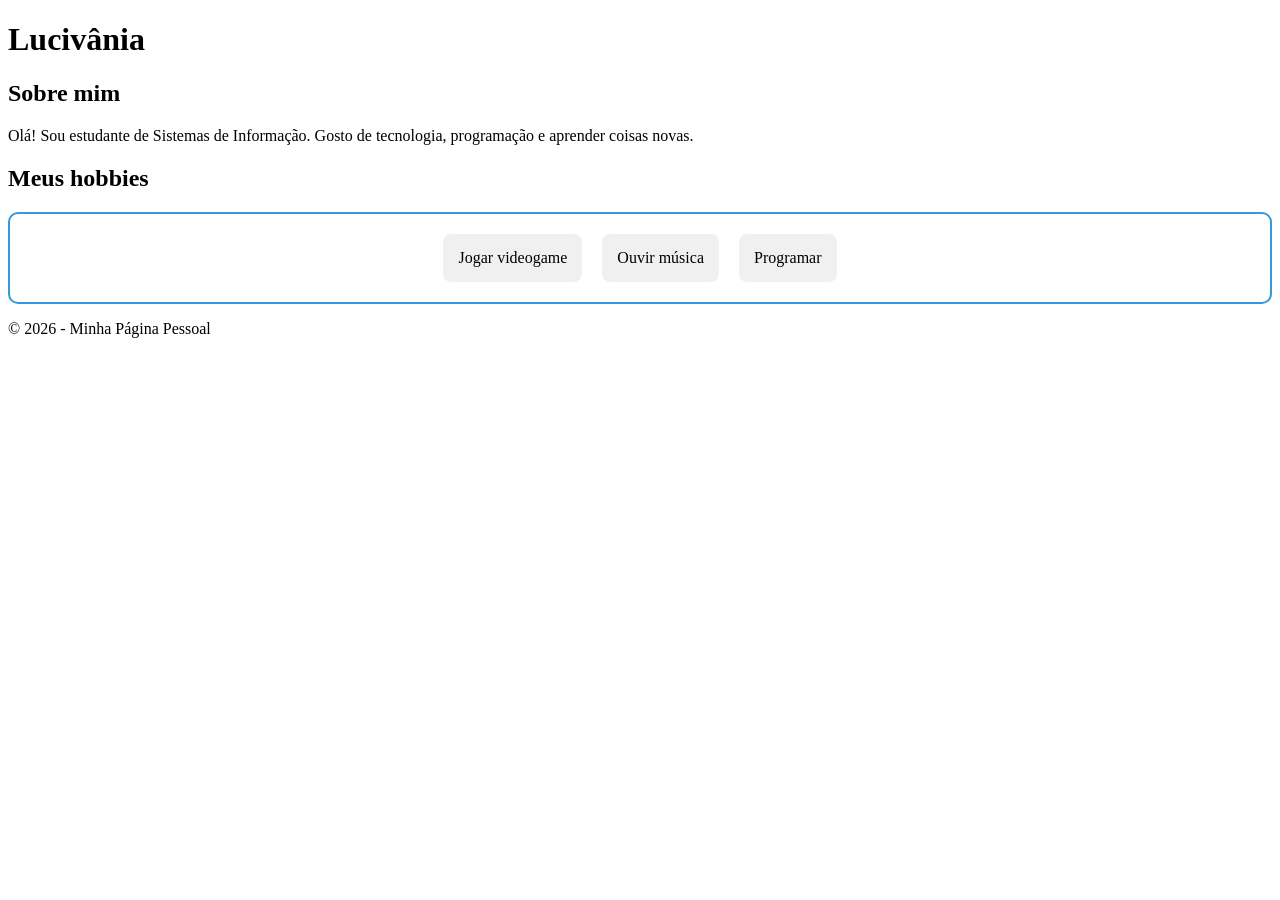
<file: Aula09/ex01/index.html>
<!DOCTYPE html>
<html lang="pt-BR">
<head>
    <meta charset="UTF-8">
    <title>Sobre Mim</title>
    <link rel="stylesheet" href="estilo.css">
</head>
<body>

    <header>
        <h1>Lucivânia</h1>
    </header>

    <main>
        <section>
            <h2>Sobre mim</h2>
            <p>
                Olá! Sou estudante de Sistemas de Informação.
                Gosto de tecnologia, programação e aprender coisas novas.
            </p>
        </section>

        <section>
            <h2>Meus hobbies</h2>
            <ul class="hobbies">
                <li>Jogar videogame</li>
                <li>Ouvir música</li>
                <li>Programar</li>
            </ul>
        </section>
    </main>

    <footer>
        <p>© 2026 - Minha Página Pessoal</p>
    </footer>

</body>
</html>
</file>
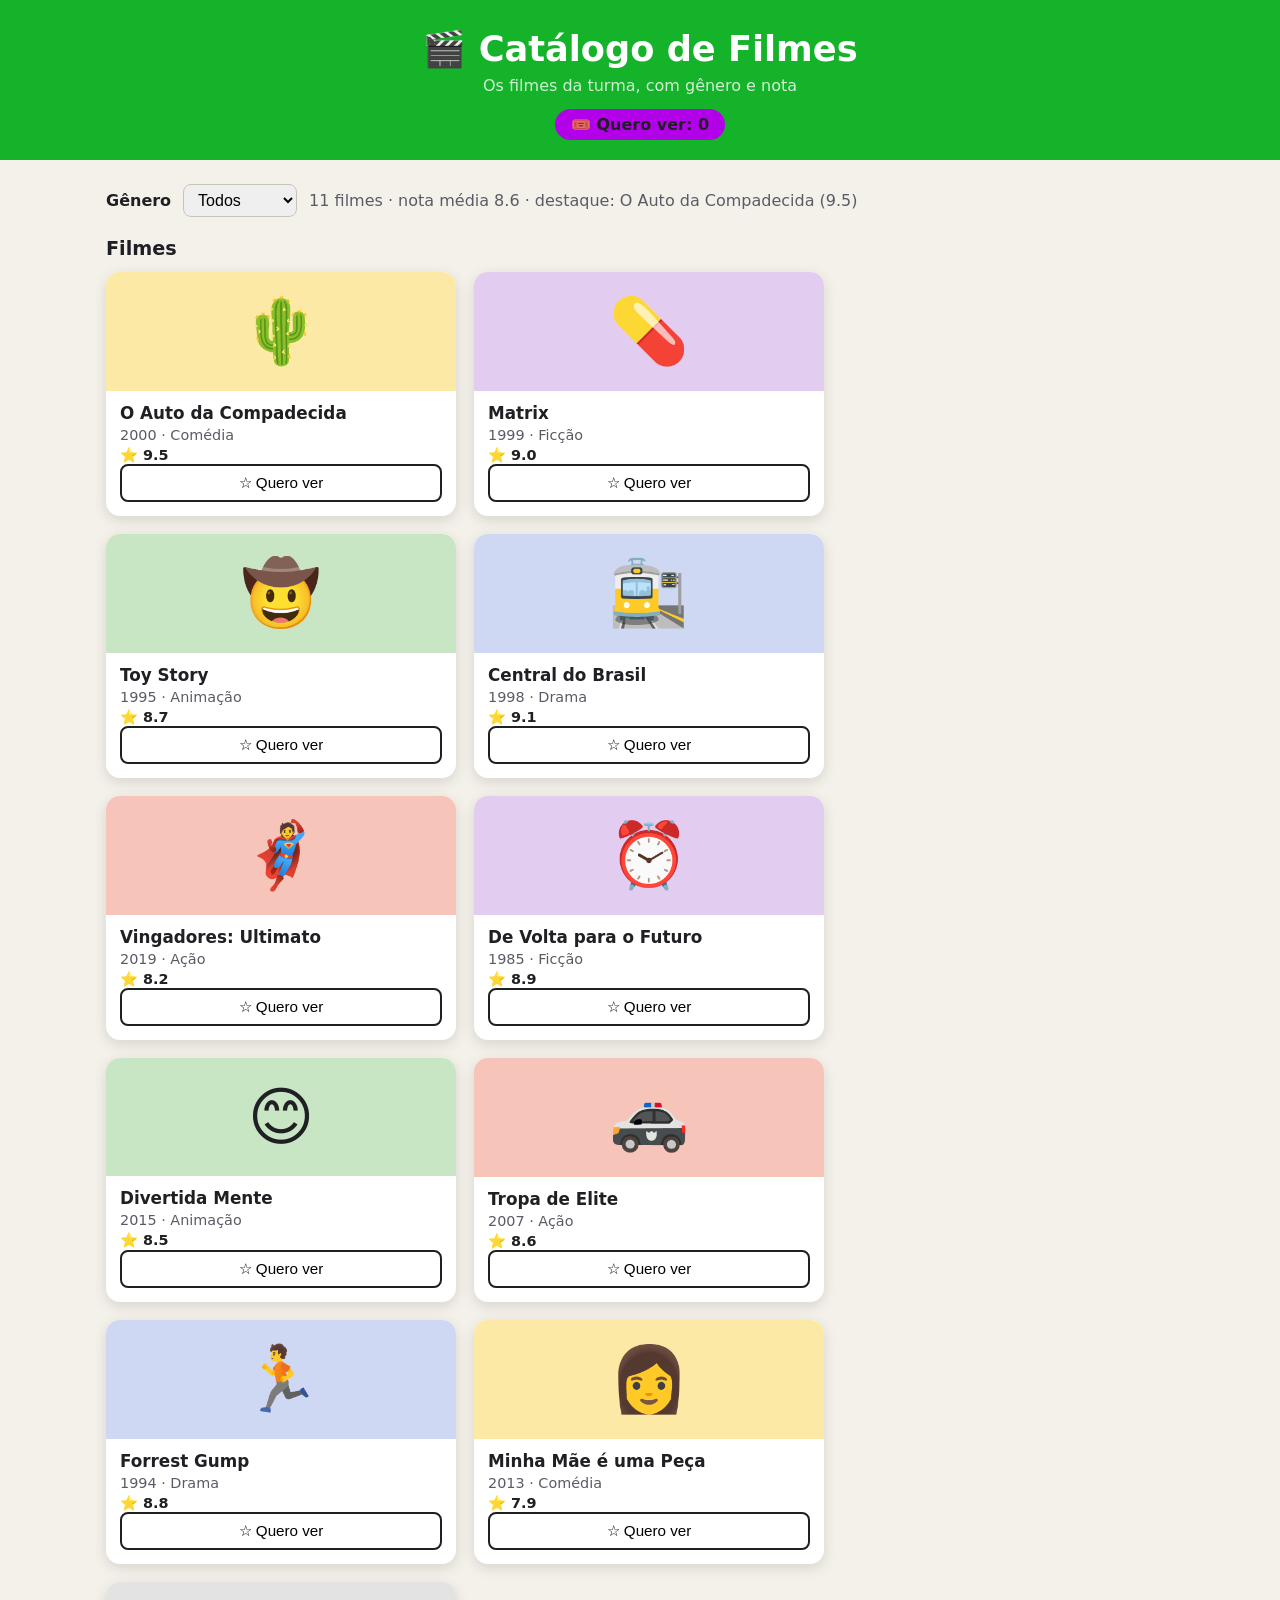
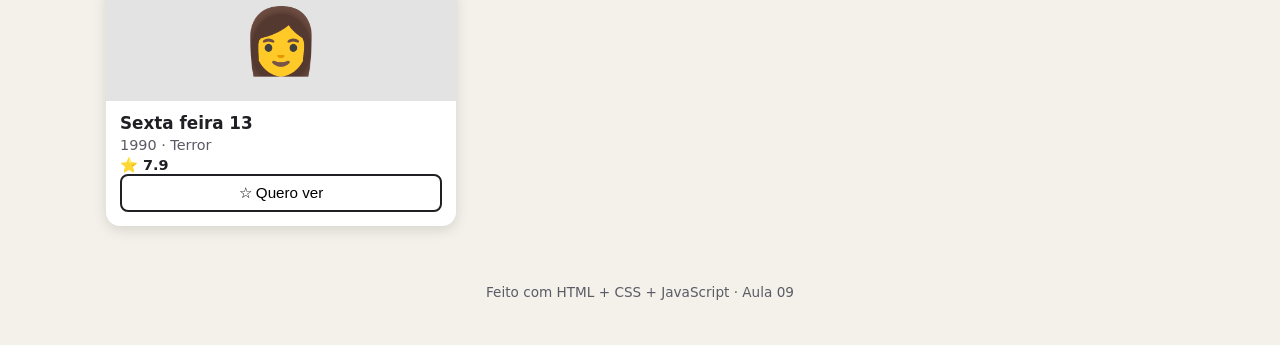
<file: Aula09/ex02/index.html>
<!DOCTYPE html>
<html lang="pt-BR">
<head>
  <meta charset="UTF-8" />
  <meta name="viewport" content="width=device-width, initial-scale=1.0" />
  <title>Catálogo de Filmes</title>
  <!-- O ícone da aba: um emoji desenhado ali mesmo, sem arquivo de imagem -->
  <link rel="icon" href="data:image/svg+xml,<svg xmlns='http://www.w3.org/2000/svg' viewBox='0 0 100 100'><text y='.9em' font-size='90'>🎬</text></svg>" />
  <link rel="stylesheet" href="estilo.css" />
</head>
<body>
  <header class="topo">
    <h1>🎬 Catálogo de Filmes</h1>
    <p class="subtitulo">Os filmes da turma, com gênero e nota</p>
    <p class="quero-ver">🎟️ Quero ver: <span id="contador-quero-ver">0</span></p>
  </header>

  <main>
    <section class="barra">
      <label for="filtro-genero">Gênero</label>
      <select id="filtro-genero">
        <option value="Todos">Todos</option>
        <option value="Ação">Ação</option>
        <option value="Animação">Animação</option>
        <option value="Comédia">Comédia</option>
        <option value="Drama">Drama</option>
        <option value="Ficção">Ficção</option>
      </select>
      <p id="estatisticas"></p>
    </section>

    <section class="filmes">
      <h2>Filmes</h2>
      <!-- os cards são criados pelo app.js, a partir dos dados de dados.js -->
      <div id="lista-filmes" class="lista"></div>
    </section>
  </main>

  <footer class="rodape">
    <p>Feito com HTML + CSS + JavaScript · Aula 09</p>
  </footer>

  <!-- Os scripts vão no fim do body, e nesta ordem: primeiro os dados, depois quem usa os dados -->
  <script src="dados.js"></script>
  <script src="app.js"></script>
</body>
</html>
</file>
<file: Aula09/ex01/estilo.css>
.hobbies {
    --cor-principal: #3498db;

    display: flex;
    justify-content: center;
    gap: 20px;
    padding: 20px;
    border: 2px solid var(--cor-principal);
    border-radius: 10px;
    list-style: none;
}

.hobbies li {
    padding: 15px;
    background-color: #f0f0f0;
    border-radius: 8px;
    transition: 0.3s;
}

.hobbies li:hover {
    background-color: var(--cor-principal);
    color: white;
    transform: scale(1.05);
    cursor: pointer;
}
</file>
<file: Aula09/ex02/estilo.css>
/* ===== Variáveis: troque as cores aqui e a página inteira muda ===== */
:root {
  --cor-fundo: #f4f1ea;
  --cor-texto: #1f1f24;
  /*mudei as duas cores abaixo*/
  --cor-destaque: #b200e8;        /* o amarelo do JavaScript */
  --cor-topo: #15b32a;
  --cor-card: #ffffff;
  --raio: 14px;
  --sombra: 0 4px 14px rgba(0, 0, 0, 0.12);
}

/* ===== A página ===== */
* {
  box-sizing: border-box;          /* a largura passa a incluir padding e borda */
}

body {
  margin: 0;
  font-family: system-ui, sans-serif;
  background-color: var(--cor-fundo);
  color: var(--cor-texto);
}

/* ===== Cabeçalho ===== */
.topo {
  background-color: var(--cor-topo);
  color: white;
  text-align: center;
  padding: 28px 16px 20px;
}

.topo h1 {
  margin: 0;
  font-size: 2.2rem;
}

.subtitulo {
  margin: 6px 0 14px;
  opacity: 0.8;
}

.quero-ver {
  display: inline-block;
  margin: 0;
  padding: 6px 16px;
  border-radius: 999px;            /* bem arredondado: vira uma "pílula" */
  background-color: var(--cor-destaque);
  color: var(--cor-texto);
  font-weight: bold;
}

/* ===== Conteúdo ===== */
main {
  max-width: 1100px;
  margin: 0 auto;                  /* centraliza */
  padding: 24px 16px;
}

/* A barra do filtro: os três itens lado a lado, com flexbox */
.barra {
  display: flex;
  flex-wrap: wrap;
  align-items: center;
  gap: 12px;
  margin-bottom: 8px;
}

.barra label {
  font-weight: bold;
}

.barra select {
  font-size: 1rem;
  padding: 6px 10px;
  border-radius: 8px;
  border: 1px solid #c9c4b8;
}

#estatisticas {
  margin: 0;
  color: #5b5b66;
}

.filmes h2 {
  font-size: 1.2rem;
  margin: 20px 0 12px;
}

/* A grade de cards: flexbox que quebra linha quando não cabe mais */
.lista {
  display: flex;
  flex-wrap: wrap;
  gap: 18px;
}

/* ===== O card de um filme ===== */
.card {
  /*mudei para 250*/
  width: 350px;
  background-color: var(--cor-card);
  border-radius: var(--raio);
  box-shadow: var(--sombra);
  overflow: hidden;                /* o pôster respeita o canto arredondado */
  display: flex;
  flex-direction: column;
  transition: transform 0.2s, box-shadow 0.2s;
}

.card:hover {                      /* :hover — quando o mouse passa por cima */
  transform: translateY(-6px);
  box-shadow: 0 10px 24px rgba(0, 0, 0, 0.18);
}

.poster {
  font-size: 4rem;
  text-align: center;
  padding: 22px 0;
}

.card h3 {
  font-size: 1.05rem;
  margin: 12px 14px 4px;
}

.detalhes,
.nota {
  margin: 0 14px;
  color: #5b5b66;
  font-size: 0.9rem;
}

.nota {
  margin-top: 4px;
  font-weight: bold;
  color: var(--cor-texto);
}

.botao-quero-ver {
  margin: 14px;
  margin-top: auto;                /* empurra o botão para o pé do card */
  padding: 8px;
  font-size: 0.95rem;
  border: 2px solid var(--cor-texto);
  border-radius: 8px;
  background-color: transparent;
  cursor: pointer;
}

.botao-quero-ver:hover {
  background-color: var(--cor-destaque);
}

/* O card marcado como "quero ver": borda e botão na cor de destaque */
.card.marcado {
  outline: 4px solid var(--cor-destaque);
}

.card.marcado .botao-quero-ver {
  background-color: var(--cor-destaque);
  border-color: var(--cor-destaque);
  font-weight: bold;
}

/* Uma cor de fundo de pôster para cada gênero */
.genero-acao     .poster { background-color: #f6c4b8; }
.genero-animacao .poster { background-color: #c8e6c4; }
.genero-comedia  .poster { background-color: #fde9a6; }
.genero-drama    .poster { background-color: #cfd8f2; }
.genero-ficcao   .poster { background-color: #e2cdf0; }
.genero-outro    .poster { background-color: #e3e3e3; }   /* gênero que o CSS não conhece */

.aviso-vazio {
  color: #5b5b66;
  font-style: italic;
}

/* ===== Rodapé ===== */
.rodape {
  text-align: center;
  padding: 20px 16px 32px;
  color: #5b5b66;
  font-size: 0.85rem;
}

/* ===== Tela estreita (celular): o card ocupa a largura toda ===== */
@media (max-width: 480px) {
  .topo h1 {
    font-size: 1.7rem;
  }

  .card {
    width: 100%;
  }
}
</file>
